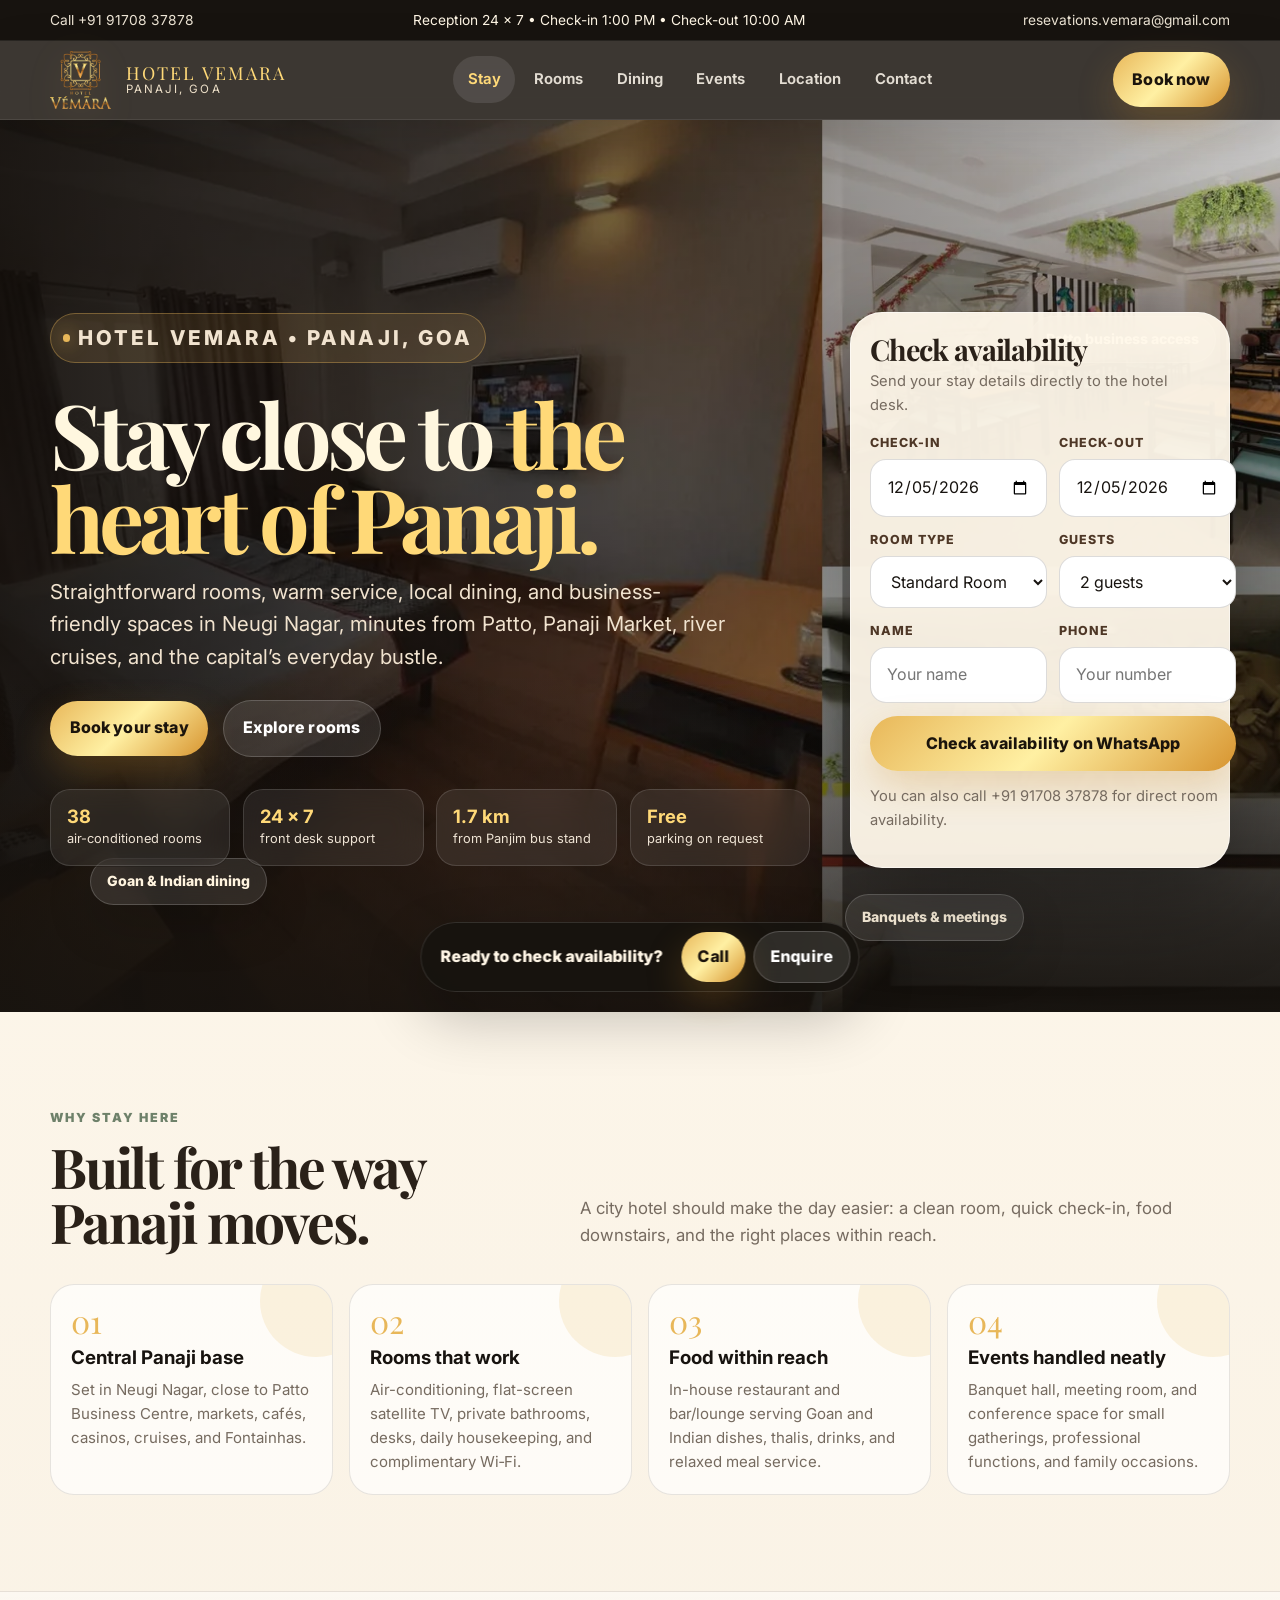
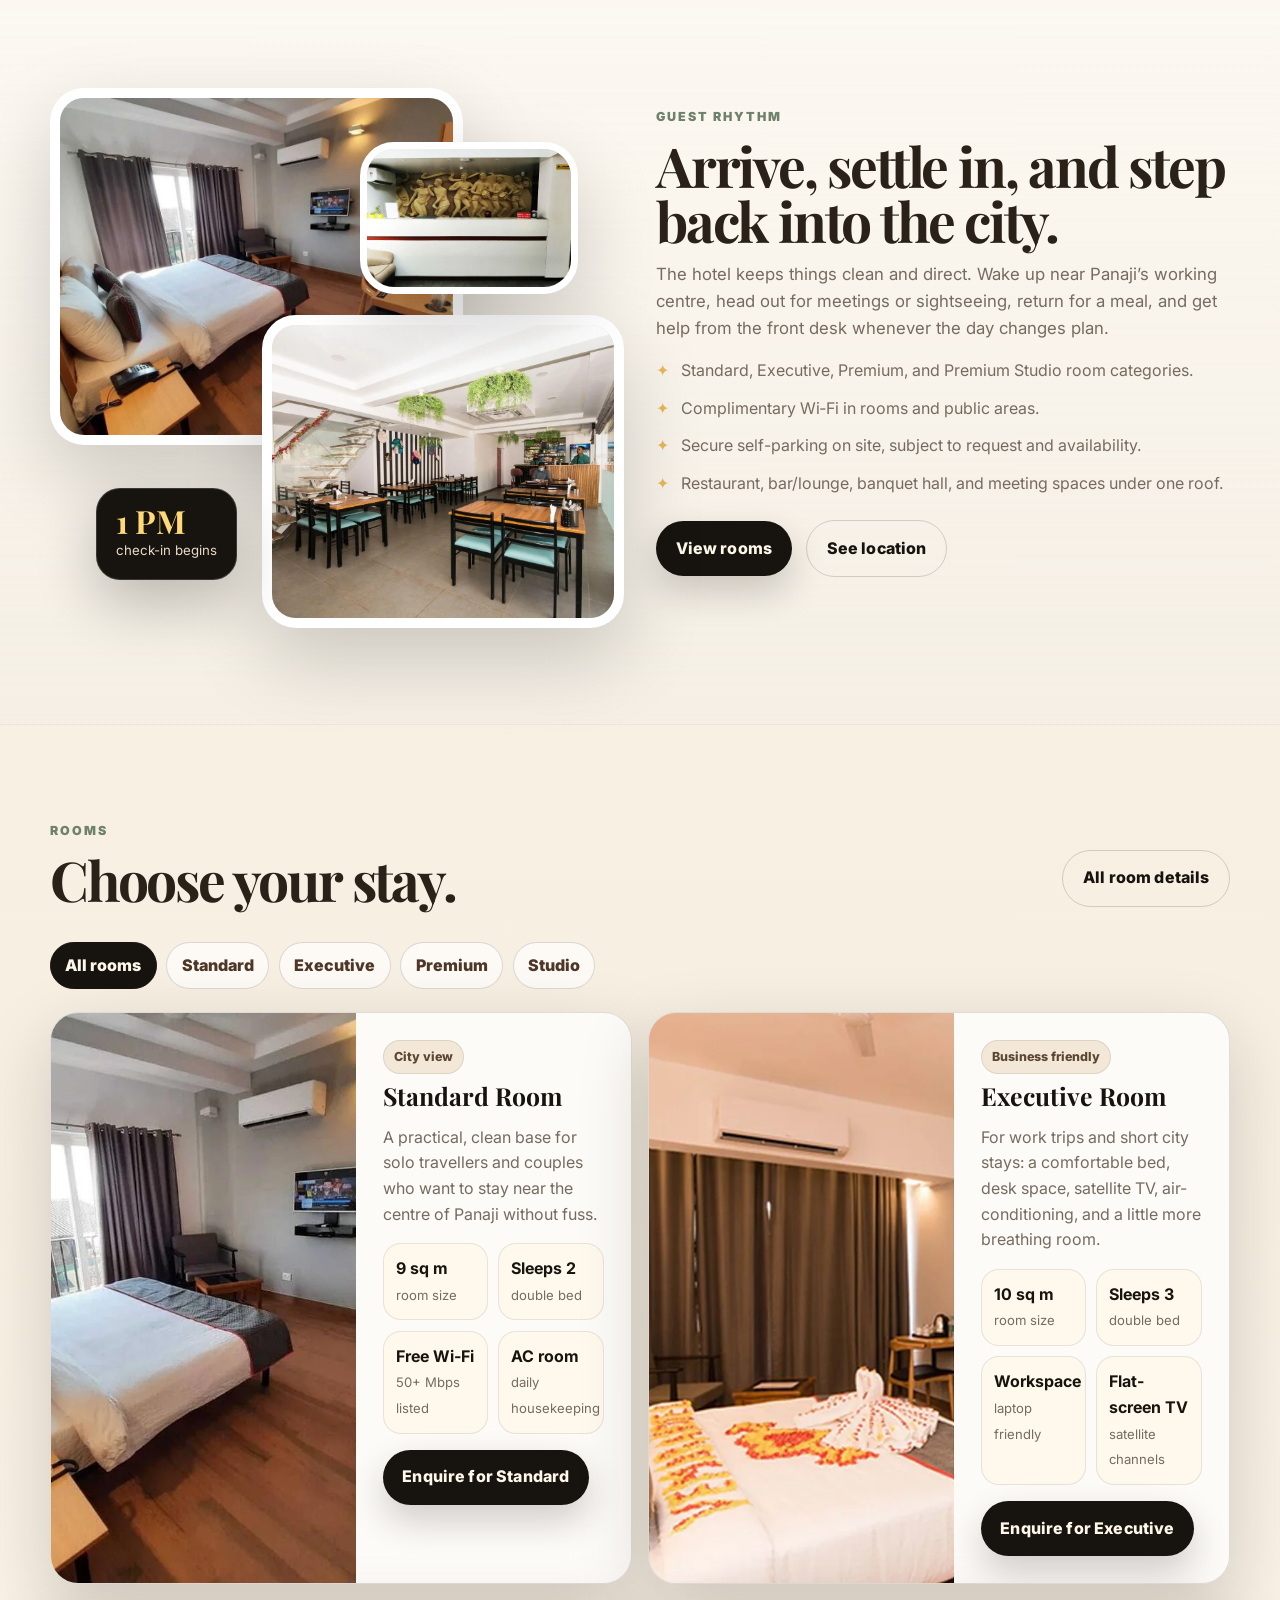
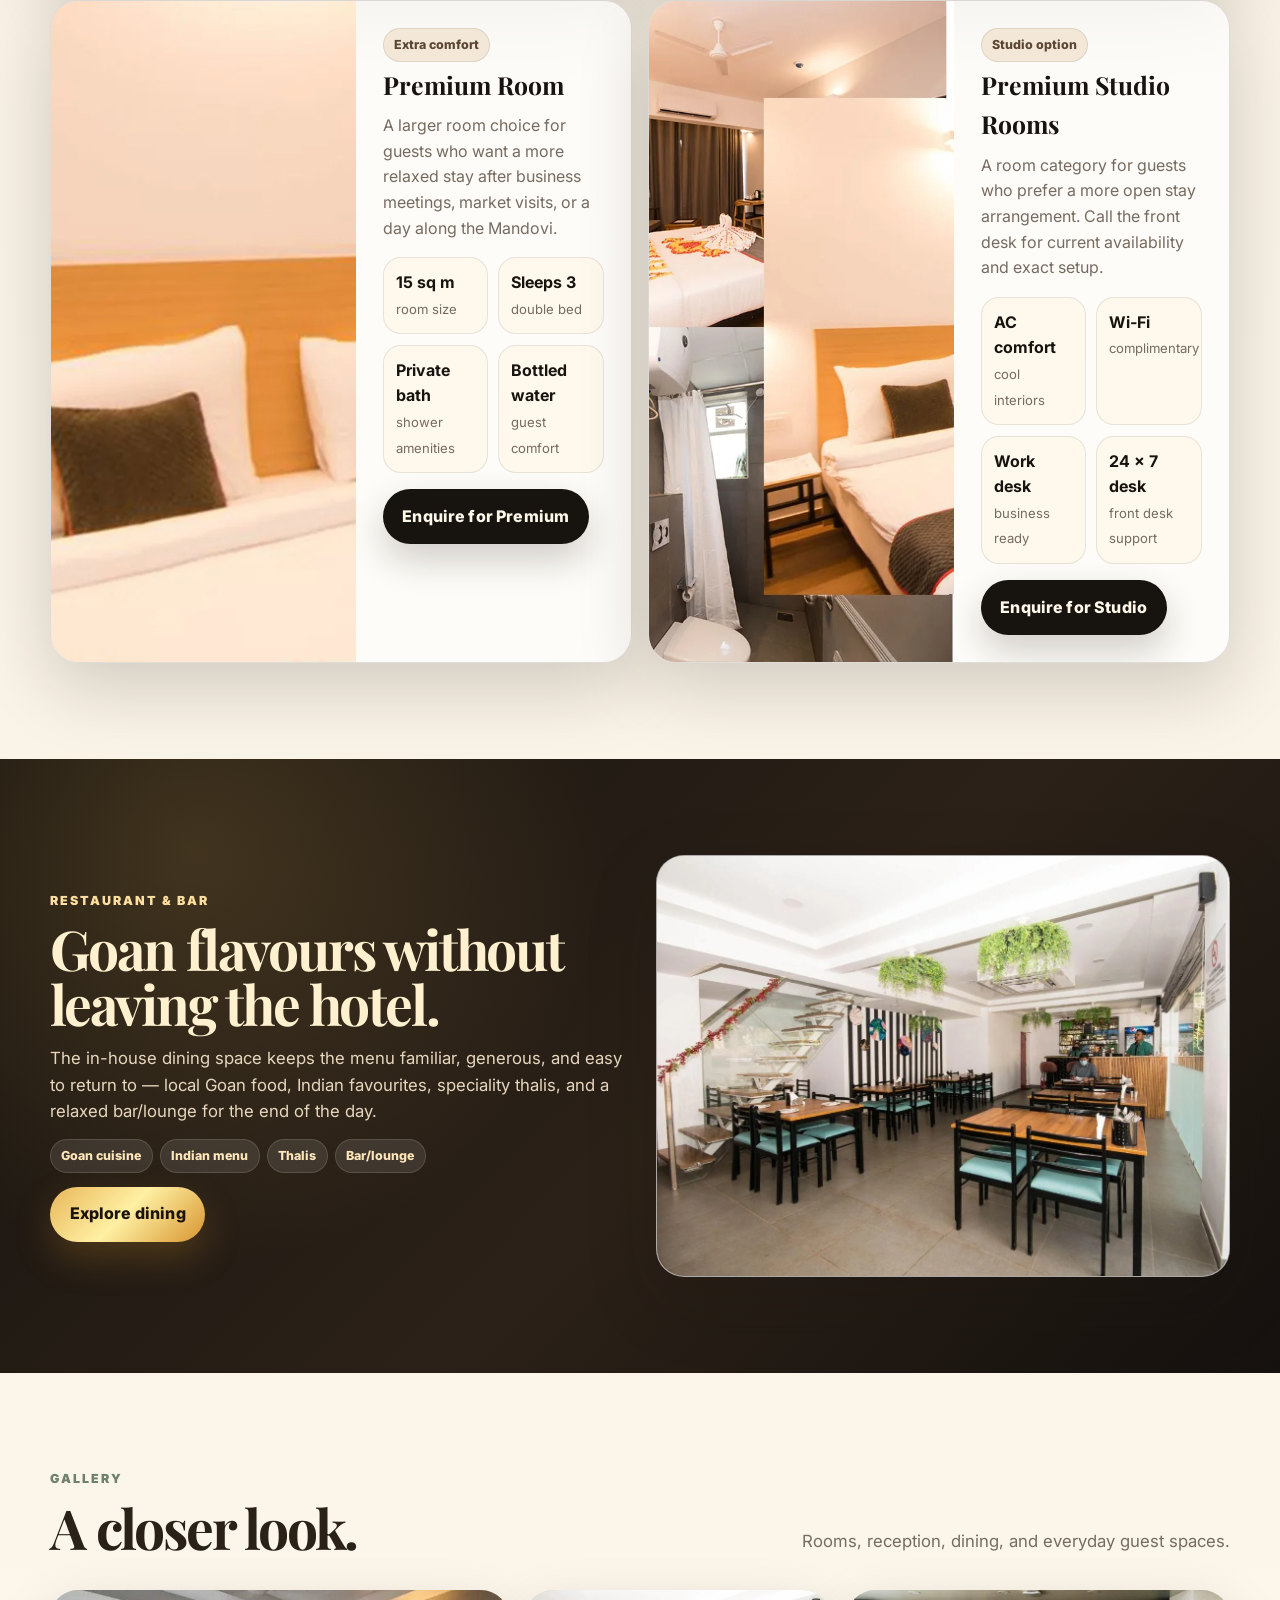
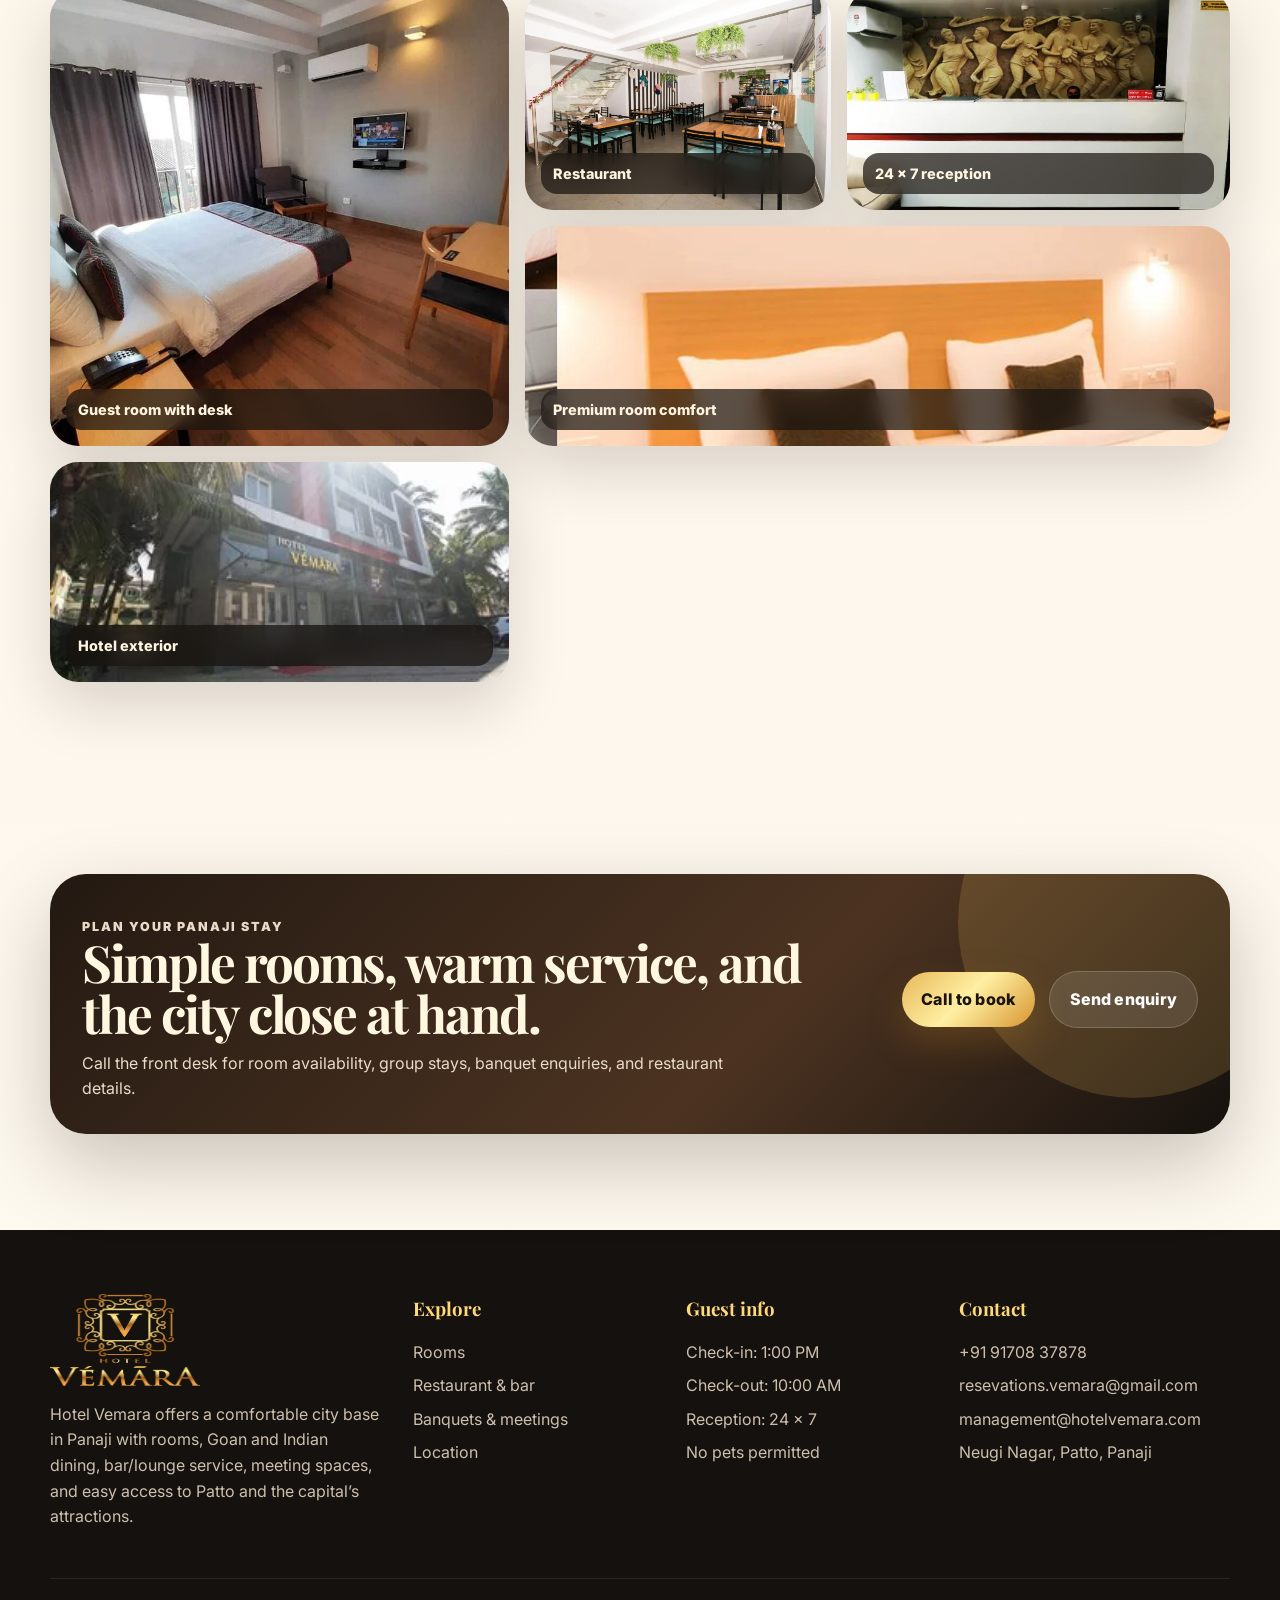
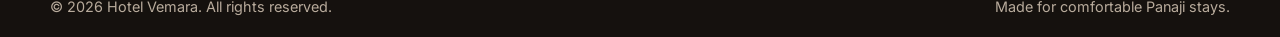
<file: index.html>
<!doctype html>
<html lang="en-IN">
<head>
  <meta charset="utf-8">
  <meta name="viewport" content="width=device-width, initial-scale=1">
  <title>Hotel Vemara Goa | Rooms, Dining &amp; Events in Panaji</title>
  <meta name="description" content="Hotel Vemara Goa is a central Panaji hotel near Patto with rooms, Goan dining, bar/lounge, banquet and meeting spaces.">
  <meta name="theme-color" content="#17130f">
  <link rel="canonical" href="https://hotelvemara.com/">
  <meta property="og:title" content="Hotel Vemara Goa | Rooms, Dining &amp; Events in Panaji">
  <meta property="og:description" content="Hotel Vemara Goa is a central Panaji hotel near Patto with rooms, Goan dining, bar/lounge, banquet and meeting spaces.">
  <meta property="og:type" content="website">
  <meta property="og:image" content="assets/images/og-hotel-vemara.jpg">
  <link rel="icon" href="favicon.ico" sizes="any">
  <link rel="icon" type="image/png" href="assets/icons/favicon.png">
  <link rel="apple-touch-icon" href="assets/icons/apple-touch-icon.png">
  <link rel="manifest" href="manifest.webmanifest">
  <link rel="preconnect" href="https://fonts.googleapis.com">
  <link rel="preconnect" href="https://fonts.gstatic.com" crossorigin>
  <link href="https://fonts.googleapis.com/css2?family=Inter:wght@400;600;700;800;900&family=Playfair+Display:wght@700;800&display=swap" rel="stylesheet">
  <link rel="stylesheet" href="assets/css/styles.css">
  <script type="application/ld+json">{"@context": "https://schema.org", "@type": "Hotel", "name": "Hotel Vemara Goa", "url": "https://hotelvemara.com/", "image": "https://hotelvemara.com/assets/images/og-hotel-vemara.jpg", "telephone": "+919170837878", "email": "resevations.vemara@gmail.com", "address": {"@type": "PostalAddress", "streetAddress": "Neugi Nagar, Opp. Umesh Keni HP Petrol Pump, Patto, near Jairam Complex, Mala", "addressLocality": "Panaji", "addressRegion": "Goa", "postalCode": "403001", "addressCountry": "IN"}, "checkinTime": "13:00", "checkoutTime": "10:00", "amenityFeature": [{"@type": "LocationFeatureSpecification", "name": "Free Wi-Fi", "value": true}, {"@type": "LocationFeatureSpecification", "name": "Restaurant", "value": true}, {"@type": "LocationFeatureSpecification", "name": "Bar/lounge", "value": true}, {"@type": "LocationFeatureSpecification", "name": "Banquet hall", "value": true}, {"@type": "LocationFeatureSpecification", "name": "Free parking on request", "value": true}]}</script>
</head>
<body style="--hero-image:url(assets/images/hero-hotel-vemara.webp)">
<a class="skip-link" href="#main">Skip to content</a>
<div class="top-strip">
  <div class="container">
    <a href="tel:+919170837878">Call +91 91708 37878</a>
    <span>Reception 24 × 7 • Check-in 1:00 PM • Check-out 10:00 AM</span>
    <a href="mailto:resevations.vemara@gmail.com">resevations.vemara@gmail.com</a>
  </div>
</div>
<header class="site-header">
  <div class="container navbar">
    <a class="brand" href="index.html" aria-label="Hotel Vemara home">
      <img src="assets/images/logo.png" alt="Hotel Vemara logo" width="130" height="95">
      <span class="brand-text"><span class="brand-title">Hotel Vemara</span><span class="brand-sub">Panaji, Goa</span></span>
    </a>
    <nav class="nav-links" aria-label="Primary navigation"><a class="active" href="index.html">Stay</a><a class="" href="rooms.html">Rooms</a><a class="" href="dining.html">Dining</a><a class="" href="events.html">Events</a><a class="" href="location.html">Location</a><a class="" href="contact.html">Contact</a></nav>
    <div class="header-actions">
      <a class="btn btn-primary" href="contact.html#book">Book now</a>
      <button class="menu-toggle" type="button" aria-label="Open navigation" aria-expanded="false"><span></span><span></span><span></span></button>
    </div>
  </div>
</header>
<main id="main">

<section class="hero" aria-label="Hotel Vemara hero">
  <span class="float-chip one">Patto business access</span><span class="float-chip two">Goan & Indian dining</span><span class="float-chip three">Banquets & meetings</span>
  <div class="container">
    <div>
      <p class="eyebrow reveal">Hotel Vemara • Panaji, Goa</p>
      <h1 class="reveal">Stay close to <em>the heart of Panaji.</em></h1>
      <p class="reveal">Straightforward rooms, warm service, local dining, and business-friendly spaces in Neugi Nagar, minutes from Patto, Panaji Market, river cruises, and the capital’s everyday bustle.</p>
      <div class="hero-actions reveal"><a class="btn btn-primary" href="contact.html#book">Book your stay</a><a class="btn btn-ghost" href="rooms.html">Explore rooms</a></div>
      <div class="hero-proof reveal">
        <div class="proof-card"><strong>38</strong><span>air-conditioned rooms</span></div>
        <div class="proof-card"><strong>24 × 7</strong><span>front desk support</span></div>
        <div class="proof-card"><strong>1.7 km</strong><span>from Panjim bus stand</span></div>
        <div class="proof-card"><strong>Free</strong><span>parking on request</span></div>
      </div>
    </div>
    <aside class="booking-panel reveal" id="book" aria-label="Availability enquiry">
      <h2>Check availability</h2>
      <p>Send your stay details directly to the hotel desk.</p>
      
<form class="quick-form" data-booking-form>
  <div class="form-row">
    <div class="field"><label for="checkin">Check-in</label><input id="checkin" name="checkin" type="date" required></div>
    <div class="field"><label for="checkout">Check-out</label><input id="checkout" name="checkout" type="date" required></div>
  </div>
  <div class="form-row">
    <div class="field"><label for="room">Room type</label><select id="room" name="room"><option>Standard Room</option><option>Executive Room</option><option>Premium Room</option><option>Premium Studio Room</option><option>Not sure yet</option></select></div>
    <div class="field"><label for="guests">Guests</label><select id="guests" name="guests"><option>1 guest</option><option selected>2 guests</option><option>3 guests</option><option>Group booking</option></select></div>
  </div>
  <div class="form-row">
    <div class="field"><label for="name">Name</label><input id="name" name="name" type="text" placeholder="Your name"></div>
    <div class="field"><label for="phone">Phone</label><input id="phone" name="phone" type="tel" placeholder="Your number"></div>
  </div>
  <button class="btn btn-primary" type="submit">Check availability on WhatsApp</button>
  <p class="panel-note">You can also call <a href="tel:+919170837878">+91 91708 37878</a> for direct room availability.</p>
</form>

    </aside>
  </div>
</section>
<section>
  <div class="container">
    <div class="section-head reveal"><div><p class="kicker">Why stay here</p><h2>Built for the way Panaji moves.</h2></div><p class="lead">A city hotel should make the day easier: a clean room, quick check-in, food downstairs, and the right places within reach.</p></div>
    <div class="feature-band">
      <div class="feature reveal"><div class="num">01</div><h3>Central Panaji base</h3><p>Set in Neugi Nagar, close to Patto Business Centre, markets, cafés, casinos, cruises, and Fontainhas.</p></div>
      <div class="feature reveal"><div class="num">02</div><h3>Rooms that work</h3><p>Air-conditioning, flat-screen satellite TV, private bathrooms, desks, daily housekeeping, and complimentary Wi‑Fi.</p></div>
      <div class="feature reveal"><div class="num">03</div><h3>Food within reach</h3><p>In-house restaurant and bar/lounge serving Goan and Indian dishes, thalis, drinks, and relaxed meal service.</p></div>
      <div class="feature reveal"><div class="num">04</div><h3>Events handled neatly</h3><p>Banquet hall, meeting room, and conference space for small gatherings, professional functions, and family occasions.</p></div>
    </div>
  </div>
</section>
<section class="section-soft">
  <div class="container split">
    <div class="image-stack reveal">
      <div class="photo a"><picture><source srcset="assets/images/room-standard.webp" type="image/webp"><img src="assets/images/room-standard.jpg" alt="Hotel Vemara room"></picture></div>
      <div class="photo b"><picture><source srcset="assets/images/dining.webp" type="image/webp"><img src="assets/images/dining.jpg" alt="Dining area at Hotel Vemara"></picture></div>
      <div class="photo c"><picture><source srcset="assets/images/reception.webp" type="image/webp"><img src="assets/images/reception.jpg" alt="Reception at Hotel Vemara"></picture></div>
      <div class="mini-stat"><strong>1 PM</strong><span>check-in begins</span></div>
    </div>
    <div class="reveal">
      <p class="kicker">Guest rhythm</p><h2>Arrive, settle in, and step back into the city.</h2>
      <p class="lead">The hotel keeps things clean and direct. Wake up near Panaji’s working centre, head out for meetings or sightseeing, return for a meal, and get help from the front desk whenever the day changes plan.</p>
      <ul class="icon-list">
        <li>Standard, Executive, Premium, and Premium Studio room categories.</li>
        <li>Complimentary Wi‑Fi in rooms and public areas.</li>
        <li>Secure self-parking on site, subject to request and availability.</li>
        <li>Restaurant, bar/lounge, banquet hall, and meeting spaces under one roof.</li>
      </ul>
      <div class="hero-actions"><a class="btn btn-dark" href="rooms.html">View rooms</a><a class="btn btn-outline" href="location.html">See location</a></div>
    </div>
  </div>
</section>
<section>
  <div class="container">
    <div class="section-head reveal"><div><p class="kicker">Rooms</p><h2>Choose your stay.</h2></div><a class="btn btn-outline" href="rooms.html">All room details</a></div>
    
<div class="room-filter reveal" aria-label="Room filters">
  <button class="filter-btn active" type="button" data-room-filter="all">All rooms</button>
  <button class="filter-btn" type="button" data-room-filter="standard">Standard</button>
  <button class="filter-btn" type="button" data-room-filter="executive">Executive</button>
  <button class="filter-btn" type="button" data-room-filter="premium">Premium</button>
  <button class="filter-btn" type="button" data-room-filter="studio">Studio</button>
</div>
<div class="grid-2">
  <article class="card room-card reveal" data-room-card="standard">
    <div class="card-img"><picture><source srcset="assets/images/room-standard.webp" type="image/webp"><img src="assets/images/room-standard.jpg" alt="Standard room at Hotel Vemara" loading="lazy"></picture></div>
    <div class="card-pad">
      <span class="tag">City view</span><h3>Standard Room</h3>
      <p>A practical, clean base for solo travellers and couples who want to stay near the centre of Panaji without fuss.</p>
      <div class="room-meta"><div class="meta-box"><strong>9 sq m</strong><span>room size</span></div><div class="meta-box"><strong>Sleeps 2</strong><span>double bed</span></div><div class="meta-box"><strong>Free Wi‑Fi</strong><span>50+ Mbps listed</span></div><div class="meta-box"><strong>AC room</strong><span>daily housekeeping</span></div></div>
      <a class="btn btn-dark" href="contact.html#book">Enquire for Standard</a>
    </div>
  </article>
  <article class="card room-card reveal" data-room-card="executive">
    <div class="card-img"><picture><source srcset="assets/images/room-soft.webp" type="image/webp"><img src="assets/images/room-soft.jpg" alt="Executive room bed and desk at Hotel Vemara" loading="lazy"></picture></div>
    <div class="card-pad">
      <span class="tag">Business friendly</span><h3>Executive Room</h3>
      <p>For work trips and short city stays: a comfortable bed, desk space, satellite TV, air-conditioning, and a little more breathing room.</p>
      <div class="room-meta"><div class="meta-box"><strong>10 sq m</strong><span>room size</span></div><div class="meta-box"><strong>Sleeps 3</strong><span>double bed</span></div><div class="meta-box"><strong>Workspace</strong><span>laptop friendly</span></div><div class="meta-box"><strong>Flat-screen TV</strong><span>satellite channels</span></div></div>
      <a class="btn btn-dark" href="contact.html#book">Enquire for Executive</a>
    </div>
  </article>
  <article class="card room-card reveal" data-room-card="premium">
    <div class="card-img"><picture><source srcset="assets/images/room-premium.webp" type="image/webp"><img src="assets/images/room-premium.jpg" alt="Premium room at Hotel Vemara" loading="lazy"></picture></div>
    <div class="card-pad">
      <span class="tag">Extra comfort</span><h3>Premium Room</h3>
      <p>A larger room choice for guests who want a more relaxed stay after business meetings, market visits, or a day along the Mandovi.</p>
      <div class="room-meta"><div class="meta-box"><strong>15 sq m</strong><span>room size</span></div><div class="meta-box"><strong>Sleeps 3</strong><span>double bed</span></div><div class="meta-box"><strong>Private bath</strong><span>shower amenities</span></div><div class="meta-box"><strong>Bottled water</strong><span>guest comfort</span></div></div>
      <a class="btn btn-dark" href="contact.html#book">Enquire for Premium</a>
    </div>
  </article>
  <article class="card room-card reveal" data-room-card="studio">
    <div class="card-img"><picture><source srcset="assets/images/room-collage.webp" type="image/webp"><img src="assets/images/room-collage.jpg" alt="Premium studio room collage at Hotel Vemara" loading="lazy"></picture></div>
    <div class="card-pad">
      <span class="tag">Studio option</span><h3>Premium Studio Rooms</h3>
      <p>A room category for guests who prefer a more open stay arrangement. Call the front desk for current availability and exact setup.</p>
      <div class="room-meta"><div class="meta-box"><strong>AC comfort</strong><span>cool interiors</span></div><div class="meta-box"><strong>Wi‑Fi</strong><span>complimentary</span></div><div class="meta-box"><strong>Work desk</strong><span>business ready</span></div><div class="meta-box"><strong>24 × 7 desk</strong><span>front desk support</span></div></div>
      <a class="btn btn-dark" href="contact.html#book">Enquire for Studio</a>
    </div>
  </article>
</div>
  </div>
</section>
<section class="section-dark">
  <div class="container split">
    <div class="reveal"><p class="kicker">Restaurant & bar</p><h2>Goan flavours without leaving the hotel.</h2><p class="lead">The in-house dining space keeps the menu familiar, generous, and easy to return to — local Goan food, Indian favourites, speciality thalis, and a relaxed bar/lounge for the end of the day.</p><div class="tag-row"><span class="tag">Goan cuisine</span><span class="tag">Indian menu</span><span class="tag">Thalis</span><span class="tag">Bar/lounge</span></div><a class="btn btn-primary" href="dining.html">Explore dining</a></div>
    <div class="card reveal"><div class="card-img tall"><picture><source srcset="assets/images/dining.webp" type="image/webp"><img src="assets/images/dining.jpg" alt="Hotel Vemara dining room"></picture></div></div>
  </div>
</section>
<section>
  <div class="container">
    <div class="section-head reveal"><div><p class="kicker">Gallery</p><h2>A closer look.</h2></div><p class="lead">Rooms, reception, dining, and everyday guest spaces.</p></div>
    <div class="gallery reveal">
      <figure><picture><source srcset="assets/images/room-standard.webp" type="image/webp"><img src="assets/images/room-standard.jpg" alt="Hotel Vemara guest room" loading="lazy"></picture><figcaption>Guest room with desk</figcaption></figure>
      <figure><picture><source srcset="assets/images/dining.webp" type="image/webp"><img src="assets/images/dining.jpg" alt="Restaurant seating" loading="lazy"></picture><figcaption>Restaurant</figcaption></figure>
      <figure><picture><source srcset="assets/images/reception.webp" type="image/webp"><img src="assets/images/reception.jpg" alt="Reception desk" loading="lazy"></picture><figcaption>24 × 7 reception</figcaption></figure>
      <figure><picture><source srcset="assets/images/room-premium.webp" type="image/webp"><img src="assets/images/room-premium.jpg" alt="Premium room" loading="lazy"></picture><figcaption>Premium room comfort</figcaption></figure>
      <figure><picture><source srcset="assets/images/exterior.webp" type="image/webp"><img src="assets/images/exterior.jpg" alt="Hotel Vemara exterior" loading="lazy"></picture><figcaption>Hotel exterior</figcaption></figure>
    </div>
  </div>
</section>

</main>
<section class="container" aria-label="Booking call to action">
  <div class="cta-panel reveal">
    <div>
      <p class="kicker">Plan your Panaji stay</p>
      <h2>Simple rooms, warm service, and the city close at hand.</h2>
      <p>Call the front desk for room availability, group stays, banquet enquiries, and restaurant details.</p>
    </div>
    <div class="hero-actions">
      <a class="btn btn-primary" href="tel:+919170837878">Call to book</a>
      <a class="btn btn-ghost" href="contact.html#book">Send enquiry</a>
    </div>
  </div>
</section>
<footer class="site-footer">
  <div class="container footer-grid">
    <div>
      <img class="footer-logo" src="assets/images/logo.png" alt="Hotel Vemara" width="150" height="110">
      <p>Hotel Vemara offers a comfortable city base in Panaji with rooms, Goan and Indian dining, bar/lounge service, meeting spaces, and easy access to Patto and the capital’s attractions.</p>
    </div>
    <div>
      <h3>Explore</h3>
      <ul>
        <li><a href="rooms.html">Rooms</a></li>
        <li><a href="dining.html">Restaurant & bar</a></li>
        <li><a href="events.html">Banquets & meetings</a></li>
        <li><a href="location.html">Location</a></li>
      </ul>
    </div>
    <div>
      <h3>Guest info</h3>
      <ul>
        <li>Check-in: 1:00 PM</li>
        <li>Check-out: 10:00 AM</li>
        <li>Reception: 24 × 7</li>
        <li>No pets permitted</li>
      </ul>
    </div>
    <div>
      <h3>Contact</h3>
      <ul>
        <li><a href="tel:+919170837878">+91 91708 37878</a></li>
        <li><a href="mailto:resevations.vemara@gmail.com">resevations.vemara@gmail.com</a></li>
        <li><a href="mailto:management@hotelvemara.com">management@hotelvemara.com</a></li>
        <li><a href="https://www.google.com/maps/search/?api=1&query=Hotel%20Vemara%2C%20Neugi%20Nagar%2C%20Patto%2C%20Panaji%2C%20Goa%20403001" target="_blank" rel="noopener">Neugi Nagar, Patto, Panaji</a></li>
      </ul>
    </div>
  </div>
  <div class="container footer-bottom">
    <span>© 2026 Hotel Vemara. All rights reserved.</span>
    <span>Made for comfortable Panaji stays.</span>
  </div>
</footer>
<div class="sticky-book" aria-label="Quick booking links">
  <span>Ready to check availability?</span>
  <a class="btn btn-primary" href="tel:+919170837878">Call</a>
  <a class="btn btn-ghost" href="contact.html#book">Enquire</a>
</div>
<script src="assets/js/main.js"></script>
</body>
</html>
</file>
<file: assets/css/styles.css>
:root{
  --ink:#17130f;
  --ink-2:#2a2119;
  --brown:#4e3726;
  --gold:#e8b759;
  --gold-2:#ffd978;
  --cream:#fff8ea;
  --mist:#f4efe6;
  --sage:#6e816a;
  --teal:#1b6c69;
  --muted:#766b60;
  --line:rgba(42,33,25,.14);
  --glass:rgba(255,248,234,.12);
  --shadow:0 24px 70px rgba(28,21,14,.18);
  --radius:28px;
  --radius-sm:18px;
  --max:1180px;
}
*{box-sizing:border-box}
html{scroll-behavior:smooth}
body{
  margin:0;
  color:var(--ink);
  background:
    radial-gradient(circle at 12% 8%, rgba(232,183,89,.24), transparent 28rem),
    linear-gradient(180deg,#fff9ed 0%, #f7efe2 40%, #fffaf1 100%);
  font-family:Inter, ui-sans-serif, system-ui, -apple-system, BlinkMacSystemFont, "Segoe UI", sans-serif;
  line-height:1.6;
  overflow-x:hidden;
}
img{max-width:100%;display:block}
a{color:inherit;text-decoration:none}
button,input,select,textarea{font:inherit}
::selection{background:var(--gold);color:var(--ink)}
.skip-link{position:absolute;left:-999px;top:auto;width:1px;height:1px;overflow:hidden}
.skip-link:focus{left:1rem;top:1rem;width:auto;height:auto;background:var(--gold);color:#111;padding:.8rem 1rem;border-radius:999px;z-index:9999}
.container{width:min(var(--max), calc(100% - 2rem));margin-inline:auto}
.top-strip{
  background:var(--ink);
  color:#fff6e5;
  font-size:.86rem;
  border-bottom:1px solid rgba(255,255,255,.08);
}
.top-strip .container{display:flex;align-items:center;justify-content:space-between;gap:1rem;padding:.55rem 0;flex-wrap:wrap}
.top-strip a{opacity:.92}
.top-strip a:hover{color:var(--gold-2)}
.site-header{
  position:sticky;top:0;z-index:1000;
  background:rgba(23,19,15,.84);
  border-bottom:1px solid rgba(255,255,255,.08);
  backdrop-filter:blur(18px);
  box-shadow:0 12px 45px rgba(0,0,0,.12);
}
.navbar{height:78px;display:flex;align-items:center;justify-content:space-between;gap:1rem}
.brand{display:flex;align-items:center;gap:.9rem;min-width:max-content;color:#fff}
.brand img{height:58px;width:auto;filter:drop-shadow(0 8px 18px rgba(232,183,89,.18))}
.brand-text{display:flex;flex-direction:column;line-height:1.05}
.brand-title{font-family:"Playfair Display", Georgia, serif;font-size:1.12rem;letter-spacing:.12em;text-transform:uppercase;color:var(--gold-2)}
.brand-sub{font-size:.72rem;letter-spacing:.18em;text-transform:uppercase;color:#eee0c9}
.nav-links{display:flex;align-items:center;gap:.3rem}
.nav-links a{color:#fff8ed;padding:.72rem .9rem;border-radius:999px;font-weight:650;font-size:.93rem;opacity:.86;transition:.2s ease}
.nav-links a:hover,.nav-links a.active{background:rgba(255,255,255,.1);color:var(--gold-2);opacity:1}
.header-actions{display:flex;align-items:center;gap:.65rem}
.menu-toggle{display:none;width:44px;height:44px;border:1px solid rgba(255,255,255,.16);background:rgba(255,255,255,.08);border-radius:999px;color:#fff;cursor:pointer}
.menu-toggle span{display:block;width:18px;height:2px;background:currentColor;margin:4px auto;border-radius:999px;transition:.2s ease}
.menu-open .menu-toggle span:nth-child(1){transform:translateY(6px) rotate(45deg)}
.menu-open .menu-toggle span:nth-child(2){opacity:0}
.menu-open .menu-toggle span:nth-child(3){transform:translateY(-6px) rotate(-45deg)}
.btn{display:inline-flex;align-items:center;justify-content:center;gap:.55rem;border:0;border-radius:999px;padding:.92rem 1.22rem;font-weight:800;letter-spacing:.01em;cursor:pointer;transition:transform .2s ease, box-shadow .2s ease, background .2s ease;white-space:nowrap}
.btn:hover{transform:translateY(-2px)}
.btn-primary{background:linear-gradient(135deg,var(--gold),#fff0a3 48%,#d7942f);color:#1b140c;box-shadow:0 16px 36px rgba(196,135,39,.26)}
.btn-primary:hover{box-shadow:0 20px 46px rgba(196,135,39,.34)}
.btn-dark{background:var(--ink);color:var(--cream);box-shadow:0 16px 36px rgba(23,19,15,.2)}
.btn-ghost{background:rgba(255,255,255,.11);color:#fff;border:1px solid rgba(255,255,255,.18)}
.btn-outline{background:transparent;border:1px solid rgba(42,33,25,.18);color:var(--ink)}
.btn-outline:hover{background:#fff}
.hero{position:relative;min-height:calc(100vh - 116px);display:grid;place-items:center;overflow:hidden;background:#17130f;color:#fff}
.hero::before{content:"";position:absolute;inset:0;background-image:linear-gradient(90deg,rgba(19,14,10,.82) 0%,rgba(19,14,10,.55) 42%,rgba(19,14,10,.2) 100%),url('../images/hero-hotel-vemara.webp');background-size:cover;background-position:center;transform:scale(1.02);animation:heroBreath 16s ease-in-out infinite alternate}
.hero::after{content:"";position:absolute;inset:auto 0 0;height:38%;background:linear-gradient(180deg,transparent,rgba(23,19,15,.82))}
.hero .container{position:relative;z-index:2;display:grid;grid-template-columns:minmax(0,1.05fr) minmax(330px,.52fr);align-items:center;gap:2rem;padding:6rem 0 3rem}
.eyebrow{display:inline-flex;align-items:center;gap:.5rem;margin:0 0 1rem;padding:.45rem .75rem;border:1px solid rgba(232,183,89,.36);border-radius:999px;background:rgba(232,183,89,.12);color:#ffe7ad;font-weight:800;font-size:.78rem;letter-spacing:.15em;text-transform:uppercase}
.eyebrow::before{content:"";width:.45rem;height:.45rem;border-radius:999px;background:var(--gold);box-shadow:0 0 18px var(--gold)}
.hero h1,.page-hero h1{font-family:"Playfair Display", Georgia, serif;font-size:clamp(3rem, 7vw, 6.5rem);line-height:.93;letter-spacing:-.055em;margin:.2rem 0 1.1rem;color:#fff7df;text-wrap:balance}
.hero h1 em,.page-hero h1 em{font-style:normal;color:var(--gold-2)}
.hero p{font-size:clamp(1.04rem,1.8vw,1.28rem);max-width:680px;color:#f1e3cf;margin:0 0 1.6rem}
.hero-actions{display:flex;align-items:center;gap:.9rem;flex-wrap:wrap;margin:1.5rem 0 2rem}
.hero-proof{display:grid;grid-template-columns:repeat(4,minmax(0,1fr));gap:.8rem;max-width:760px;margin-top:2rem}
.proof-card{padding:1rem;border:1px solid rgba(255,255,255,.13);border-radius:20px;background:rgba(255,255,255,.08);backdrop-filter:blur(16px)}
.proof-card strong{display:block;font-size:1.15rem;color:var(--gold-2);line-height:1.1}
.proof-card span{display:block;font-size:.8rem;color:#efe4d5;margin-top:.2rem}
.booking-panel{background:rgba(255,248,234,.95);color:var(--ink);border-radius:32px;padding:1.2rem;border:1px solid rgba(255,255,255,.54);box-shadow:0 28px 90px rgba(0,0,0,.34)}
.booking-panel h2{font-family:"Playfair Display",Georgia,serif;margin:.2rem 0 .4rem;font-size:1.8rem}
.booking-panel p{font-size:.92rem;color:var(--muted);margin:0 0 1rem}
.quick-form{display:grid;gap:.85rem}
.field{display:grid;gap:.35rem}
.field label{font-weight:800;font-size:.78rem;letter-spacing:.08em;text-transform:uppercase;color:var(--brown)}
.field input,.field select,.field textarea{border:1px solid rgba(42,33,25,.16);border-radius:16px;background:#fff;padding:.88rem 1rem;color:var(--ink);outline:0;transition:.2s ease;width:100%}
.field textarea{min-height:150px;resize:vertical}
.field input:focus,.field select:focus,.field textarea:focus{border-color:var(--gold);box-shadow:0 0 0 4px rgba(232,183,89,.18)}
.form-row{display:grid;grid-template-columns:1fr 1fr;gap:.75rem}
.panel-note{font-size:.78rem;color:var(--muted);margin:.75rem 0 0}
.float-chip{position:absolute;z-index:1;border:1px solid rgba(255,255,255,.18);background:rgba(255,255,255,.1);color:#fff4df;border-radius:999px;padding:.7rem 1rem;backdrop-filter:blur(12px);box-shadow:0 20px 50px rgba(0,0,0,.16);font-weight:800;font-size:.88rem;animation:floaty 6s ease-in-out infinite}
.float-chip.one{right:5%;top:22%}.float-chip.two{left:7%;bottom:12%;animation-delay:1s}.float-chip.three{right:20%;bottom:8%;animation-delay:2s}
section{position:relative;padding:6rem 0}
.section-soft{background:linear-gradient(180deg,rgba(255,255,255,.45),rgba(244,239,230,.75));border-top:1px solid rgba(42,33,25,.08);border-bottom:1px solid rgba(42,33,25,.08)}
.section-dark{background:radial-gradient(circle at 15% 15%,rgba(232,183,89,.18),transparent 26rem),linear-gradient(135deg,#17130f,#2b2118 55%,#15110e);color:#fff8ea;overflow:hidden}
.section-head{display:flex;align-items:end;justify-content:space-between;gap:2rem;margin-bottom:2.2rem}
.kicker{margin:0 0 .65rem;color:var(--sage);font-weight:900;letter-spacing:.16em;text-transform:uppercase;font-size:.78rem}.section-dark .kicker{color:#ffe0a2}
h2{font-family:"Playfair Display",Georgia,serif;font-size:clamp(2.1rem,4.3vw,4rem);line-height:1;margin:0;color:var(--ink-2);letter-spacing:-.04em}.section-dark h2{color:#fff1cf}
.lead{font-size:1.05rem;color:var(--muted);max-width:650px;margin:.85rem 0 0}.section-dark .lead{color:#e8d7bf}
.grid-3{display:grid;grid-template-columns:repeat(3,minmax(0,1fr));gap:1rem}.grid-2{display:grid;grid-template-columns:repeat(2,minmax(0,1fr));gap:1rem}
.card{border:1px solid var(--line);background:rgba(255,255,255,.72);border-radius:var(--radius);box-shadow:var(--shadow);overflow:hidden;position:relative}.card-pad{padding:1.4rem}
.card:hover .card-img img{transform:scale(1.06)}
.card-img{height:250px;overflow:hidden;background:#ddd}.card-img.tall{height:420px}.card-img img{width:100%;height:100%;object-fit:cover;transition:transform .8s cubic-bezier(.2,.8,.2,1)}
.card h3{font-family:"Playfair Display",Georgia,serif;font-size:1.55rem;margin:.15rem 0 .55rem;color:var(--ink)}
.card p{color:var(--muted);margin:.35rem 0 1rem}.tag-row{display:flex;gap:.45rem;flex-wrap:wrap;margin:.85rem 0}
.tag{display:inline-flex;align-items:center;border-radius:999px;background:#f3e8d7;border:1px solid rgba(42,33,25,.1);padding:.38rem .65rem;font-weight:800;font-size:.78rem;color:#5b4633}.section-dark .tag{background:rgba(255,255,255,.1);color:#ffe7bb;border-color:rgba(255,255,255,.13)}
.icon-list{display:grid;gap:.75rem;margin:1rem 0 0;padding:0;list-style:none}.icon-list li{display:flex;gap:.7rem;align-items:flex-start;color:var(--muted)}.section-dark .icon-list li{color:#eedfce}.icon-list li::before{content:"✦";color:var(--gold);line-height:1.5;font-weight:900}
.room-filter{display:flex;gap:.6rem;flex-wrap:wrap;margin-bottom:1.4rem}.filter-btn{border:1px solid rgba(42,33,25,.16);background:rgba(255,255,255,.7);border-radius:999px;padding:.62rem .9rem;font-weight:850;cursor:pointer;color:var(--brown);transition:.2s ease}.filter-btn:hover,.filter-btn.active{background:var(--ink);border-color:var(--ink);color:var(--cream)}
.room-card{display:grid;grid-template-columns:1.05fr .95fr;min-height:430px}.room-card .card-img{height:auto}.room-card .card-pad{padding:1.7rem}.room-meta{display:grid;grid-template-columns:repeat(2,minmax(0,1fr));gap:.65rem;margin:1rem 0}.meta-box{border:1px solid rgba(42,33,25,.1);border-radius:18px;padding:.75rem;background:#fff8ed}.meta-box strong{display:block;color:var(--ink)}.meta-box span{font-size:.82rem;color:var(--muted)}
.feature-band{display:grid;grid-template-columns:repeat(4,minmax(0,1fr));gap:1rem}.feature{border:1px solid rgba(42,33,25,.11);background:rgba(255,255,255,.68);border-radius:24px;padding:1.25rem;min-height:170px;position:relative;overflow:hidden}.feature::after{content:"";position:absolute;right:-2.5rem;top:-2.5rem;width:7rem;height:7rem;border-radius:50%;background:rgba(232,183,89,.17)}.feature .num{font-family:"Playfair Display",Georgia,serif;color:var(--gold);font-size:2rem;line-height:1}.feature h3{margin:.35rem 0;color:var(--ink)}.feature p{margin:0;color:var(--muted);font-size:.94rem}
.split{display:grid;grid-template-columns:1fr 1fr;align-items:center;gap:2rem}.image-stack{position:relative;min-height:540px}.image-stack .photo{position:absolute;overflow:hidden;border-radius:34px;border:10px solid #fff;box-shadow:0 30px 80px rgba(0,0,0,.18);background:#ddd}.image-stack .photo img{width:100%;height:100%;object-fit:cover}.image-stack .photo.a{left:0;top:0;width:72%;height:66%}.image-stack .photo.b{right:0;bottom:0;width:63%;height:58%}.image-stack .photo.c{right:8%;top:10%;width:38%;height:28%;border-width:7px}.mini-stat{position:absolute;left:8%;bottom:9%;background:var(--ink);color:#fff4df;border-radius:24px;padding:1rem 1.2rem;border:1px solid rgba(255,255,255,.15);box-shadow:0 24px 60px rgba(0,0,0,.24)}.mini-stat strong{display:block;font-size:2rem;font-family:"Playfair Display",Georgia,serif;color:var(--gold-2);line-height:1}.mini-stat span{font-size:.83rem;color:#eadbc8}
.timeline{display:grid;gap:.85rem;margin-top:1.2rem}.timeline-item{display:grid;grid-template-columns:auto 1fr;gap:.85rem;align-items:start}.timeline-dot{width:34px;height:34px;border-radius:50%;background:var(--gold);box-shadow:0 0 0 8px rgba(232,183,89,.18);margin-top:.2rem}.timeline-item h3{margin:0 0 .2rem}.timeline-item p{margin:0;color:var(--muted)}.section-dark .timeline-item p{color:#e8d7bf}
.gallery{display:grid;grid-template-columns:1.2fr .8fr 1fr;grid-auto-rows:220px;gap:1rem}.gallery figure{margin:0;border-radius:28px;overflow:hidden;position:relative;box-shadow:0 24px 60px rgba(28,21,14,.16);background:#ddd}.gallery figure:nth-child(1){grid-row:span 2}.gallery figure:nth-child(4){grid-column:span 2}.gallery img{width:100%;height:100%;object-fit:cover;transition:.8s ease}.gallery figure:hover img{transform:scale(1.06)}.gallery figcaption{position:absolute;left:1rem;right:1rem;bottom:1rem;background:rgba(23,19,15,.7);color:#fff4df;backdrop-filter:blur(10px);border-radius:16px;padding:.55rem .75rem;font-weight:800;font-size:.9rem}
.location-grid{display:grid;grid-template-columns:.9fr 1.1fr;gap:1.2rem}.map-card{border-radius:var(--radius);overflow:hidden;box-shadow:var(--shadow);border:1px solid var(--line);min-height:520px;background:#ddd}.map-card iframe{width:100%;height:100%;border:0;display:block}.distance-list{display:grid;gap:.8rem}.distance{display:flex;align-items:center;justify-content:space-between;gap:1rem;padding:1rem;border:1px solid var(--line);border-radius:20px;background:rgba(255,255,255,.68)}.distance strong{color:var(--ink)}.distance span{font-weight:900;color:var(--sage)}
.faq{display:grid;gap:.75rem}.faq-item{border:1px solid var(--line);background:rgba(255,255,255,.74);border-radius:22px;overflow:hidden}.faq-q{width:100%;display:flex;align-items:center;justify-content:space-between;gap:1rem;background:transparent;border:0;text-align:left;padding:1.05rem 1.2rem;font-weight:900;color:var(--ink);cursor:pointer}.faq-q span{font-size:1.15rem;color:var(--gold)}.faq-a{display:grid;grid-template-rows:0fr;transition:grid-template-rows .25s ease}.faq-a > div{overflow:hidden}.faq-a p{margin:0;padding:0 1.2rem 1.1rem;color:var(--muted)}.faq-item.open .faq-a{grid-template-rows:1fr}.faq-item.open .faq-q span{transform:rotate(45deg)}
.cta-panel{border-radius:36px;padding:2rem;background:linear-gradient(135deg,#231912,#4c3321 60%,#15110e);color:#fff7df;box-shadow:0 30px 80px rgba(28,21,14,.24);display:grid;grid-template-columns:1fr auto;gap:2rem;align-items:center;overflow:hidden;position:relative}.cta-panel::before{content:"";position:absolute;right:-5rem;top:-8rem;width:22rem;height:22rem;border-radius:50%;background:rgba(232,183,89,.18)}.cta-panel h2{color:#fff7df;font-size:clamp(2rem,4vw,3.5rem)}.cta-panel p{color:#eadbc8;margin:.7rem 0 0;max-width:670px}.cta-panel > *{position:relative;z-index:1}
.page-hero{position:relative;min-height:52vh;display:grid;place-items:end;background:#17130f;color:#fff;overflow:hidden}.page-hero::before{content:"";position:absolute;inset:0;background-image:linear-gradient(90deg,rgba(19,14,10,.82),rgba(19,14,10,.32)),var(--hero-image);background-size:cover;background-position:center}.page-hero::after{content:"";position:absolute;inset:auto 0 0;height:40%;background:linear-gradient(180deg,transparent,rgba(23,19,15,.9))}.page-hero .container{position:relative;z-index:1;padding:8rem 0 4rem}.page-hero p{font-size:1.15rem;color:#e8d7bf;max-width:760px}.breadcrumbs{font-weight:800;color:#ffe0a2;margin-bottom:1rem}.breadcrumbs a{opacity:.8}.breadcrumbs a:hover{opacity:1}
.contact-layout{display:grid;grid-template-columns:1fr .8fr;gap:1.2rem;align-items:start}.contact-card{border-radius:var(--radius);background:rgba(255,255,255,.78);border:1px solid var(--line);box-shadow:var(--shadow);padding:1.5rem}.contact-lines{display:grid;gap:.85rem;margin-top:1rem}.contact-line{border:1px solid var(--line);border-radius:20px;padding:1rem;background:#fff8ed}.contact-line span{display:block;font-size:.76rem;letter-spacing:.12em;text-transform:uppercase;font-weight:900;color:var(--sage)}.contact-line strong{display:block;margin-top:.18rem;color:var(--ink)}
.site-footer{background:#15110e;color:#efe4d5;padding:4rem 0 1.2rem}.footer-grid{display:grid;grid-template-columns:1.1fr .8fr .8fr .9fr;gap:2rem}.footer-logo{height:92px;margin-bottom:1rem}.site-footer h3{color:var(--gold-2);margin:0 0 1rem;font-family:"Playfair Display",Georgia,serif}.site-footer p,.site-footer li{color:#cdbfae}.site-footer ul{margin:0;padding:0;list-style:none;display:grid;gap:.5rem}.site-footer a:hover{color:var(--gold-2)}.footer-bottom{display:flex;justify-content:space-between;gap:1rem;flex-wrap:wrap;border-top:1px solid rgba(255,255,255,.09);margin-top:2rem;padding-top:1rem;color:#b8ab9c;font-size:.9rem}
.sticky-book{position:fixed;left:50%;bottom:18px;transform:translateX(-50%) translateY(110px);z-index:900;display:flex;align-items:center;gap:.5rem;background:rgba(23,19,15,.9);border:1px solid rgba(255,255,255,.12);border-radius:999px;padding:.5rem;backdrop-filter:blur(16px);box-shadow:0 24px 60px rgba(0,0,0,.24);transition:.25s ease}.sticky-book.visible{transform:translateX(-50%) translateY(0)}.sticky-book span{color:#fff6e6;font-weight:850;padding:0 .7rem}.sticky-book .btn{padding:.75rem 1rem}
.reveal{opacity:0;transform:translateY(24px);transition:opacity .65s ease, transform .65s ease}.reveal.in-view{opacity:1;transform:none}
@keyframes heroBreath{from{transform:scale(1.02)}to{transform:scale(1.08)}}
@keyframes floaty{0%,100%{transform:translateY(0)}50%{transform:translateY(-14px)}}
@media (max-width:1020px){
  .nav-links{position:absolute;inset:78px 1rem auto 1rem;display:grid;background:rgba(23,19,15,.96);border:1px solid rgba(255,255,255,.1);border-radius:24px;padding:.7rem;box-shadow:0 26px 70px rgba(0,0,0,.22);opacity:0;pointer-events:none;transform:translateY(-12px);transition:.2s ease}.menu-open .nav-links{opacity:1;pointer-events:auto;transform:none}.nav-links a{padding:1rem}.menu-toggle{display:block}.header-actions .btn{display:none}.hero .container{grid-template-columns:1fr;padding-top:4rem}.booking-panel{max-width:760px}.hero-proof,.feature-band{grid-template-columns:repeat(2,minmax(0,1fr))}.split,.location-grid,.contact-layout{grid-template-columns:1fr}.image-stack{min-height:460px}.footer-grid{grid-template-columns:1fr 1fr}.gallery{grid-template-columns:1fr 1fr}.gallery figure:nth-child(1),.gallery figure:nth-child(4){grid-column:auto;grid-row:auto}.room-card{grid-template-columns:1fr}.room-card .card-img{height:330px}.cta-panel{grid-template-columns:1fr}.float-chip{display:none}}
@media (max-width:700px){
  .top-strip{display:none}.navbar{height:70px}.brand img{height:48px}.brand-title{font-size:.95rem}.brand-sub{font-size:.62rem}.nav-links{inset:70px .75rem auto .75rem}.hero{min-height:auto}.hero .container{padding:4.2rem 0 2rem}.hero h1,.page-hero h1{font-size:clamp(2.7rem,15vw,4rem)}.hero-actions{align-items:stretch}.hero-actions .btn{width:100%}.hero-proof,.grid-3,.grid-2,.feature-band,.form-row,.room-meta{grid-template-columns:1fr}.section-head{display:block}section{padding:4rem 0}.card-img,.card-img.tall{height:250px}.gallery{grid-template-columns:1fr;grid-auto-rows:245px}.image-stack{min-height:390px}.image-stack .photo{border-width:6px;border-radius:24px}.mini-stat{left:2%;bottom:3%}.footer-grid{grid-template-columns:1fr}.sticky-book{left:.75rem;right:.75rem;transform:translateY(110px);justify-content:space-between}.sticky-book.visible{transform:translateY(0)}.sticky-book span{display:none}.cta-panel{padding:1.4rem;border-radius:26px}.page-hero .container{padding:7rem 0 3rem}}
@media (prefers-reduced-motion:reduce){*,*::before,*::after{animation-duration:.01ms!important;animation-iteration-count:1!important;scroll-behavior:auto!important;transition:none!important}.reveal{opacity:1;transform:none}}
</file>
